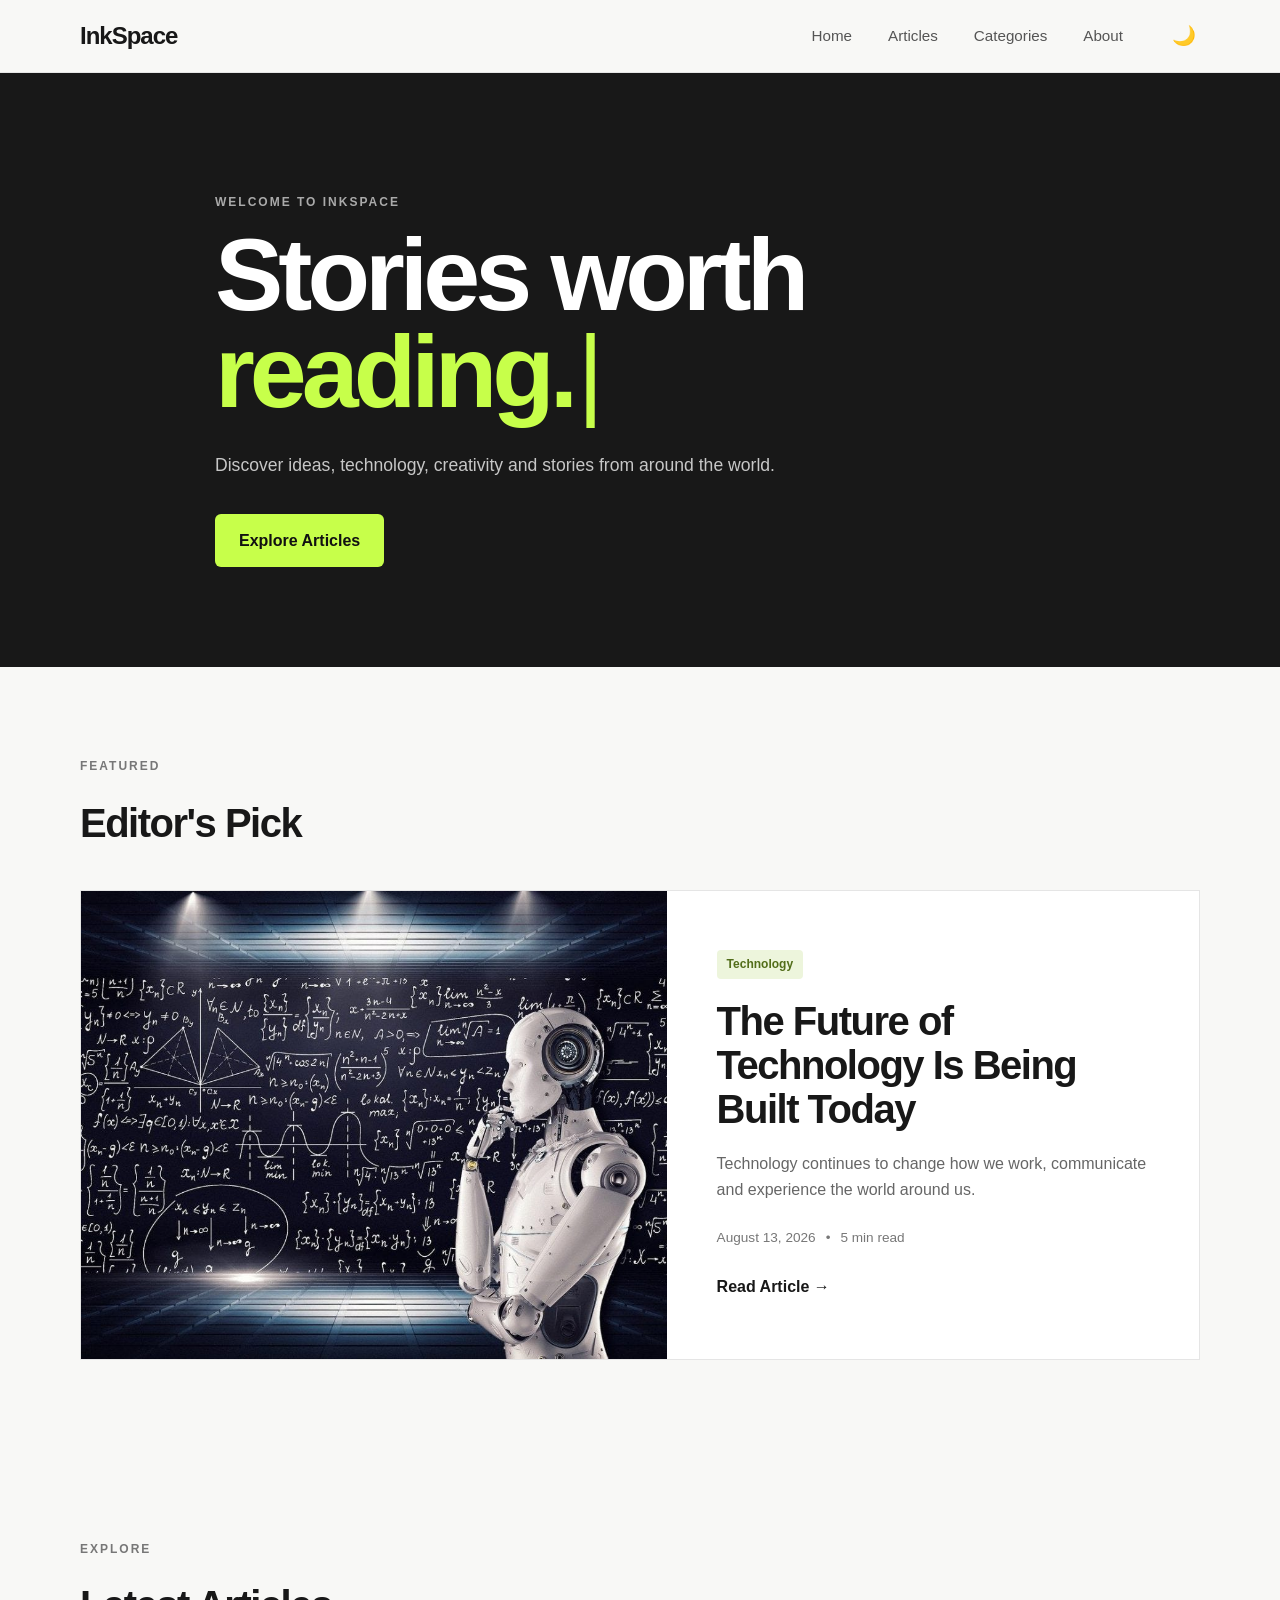
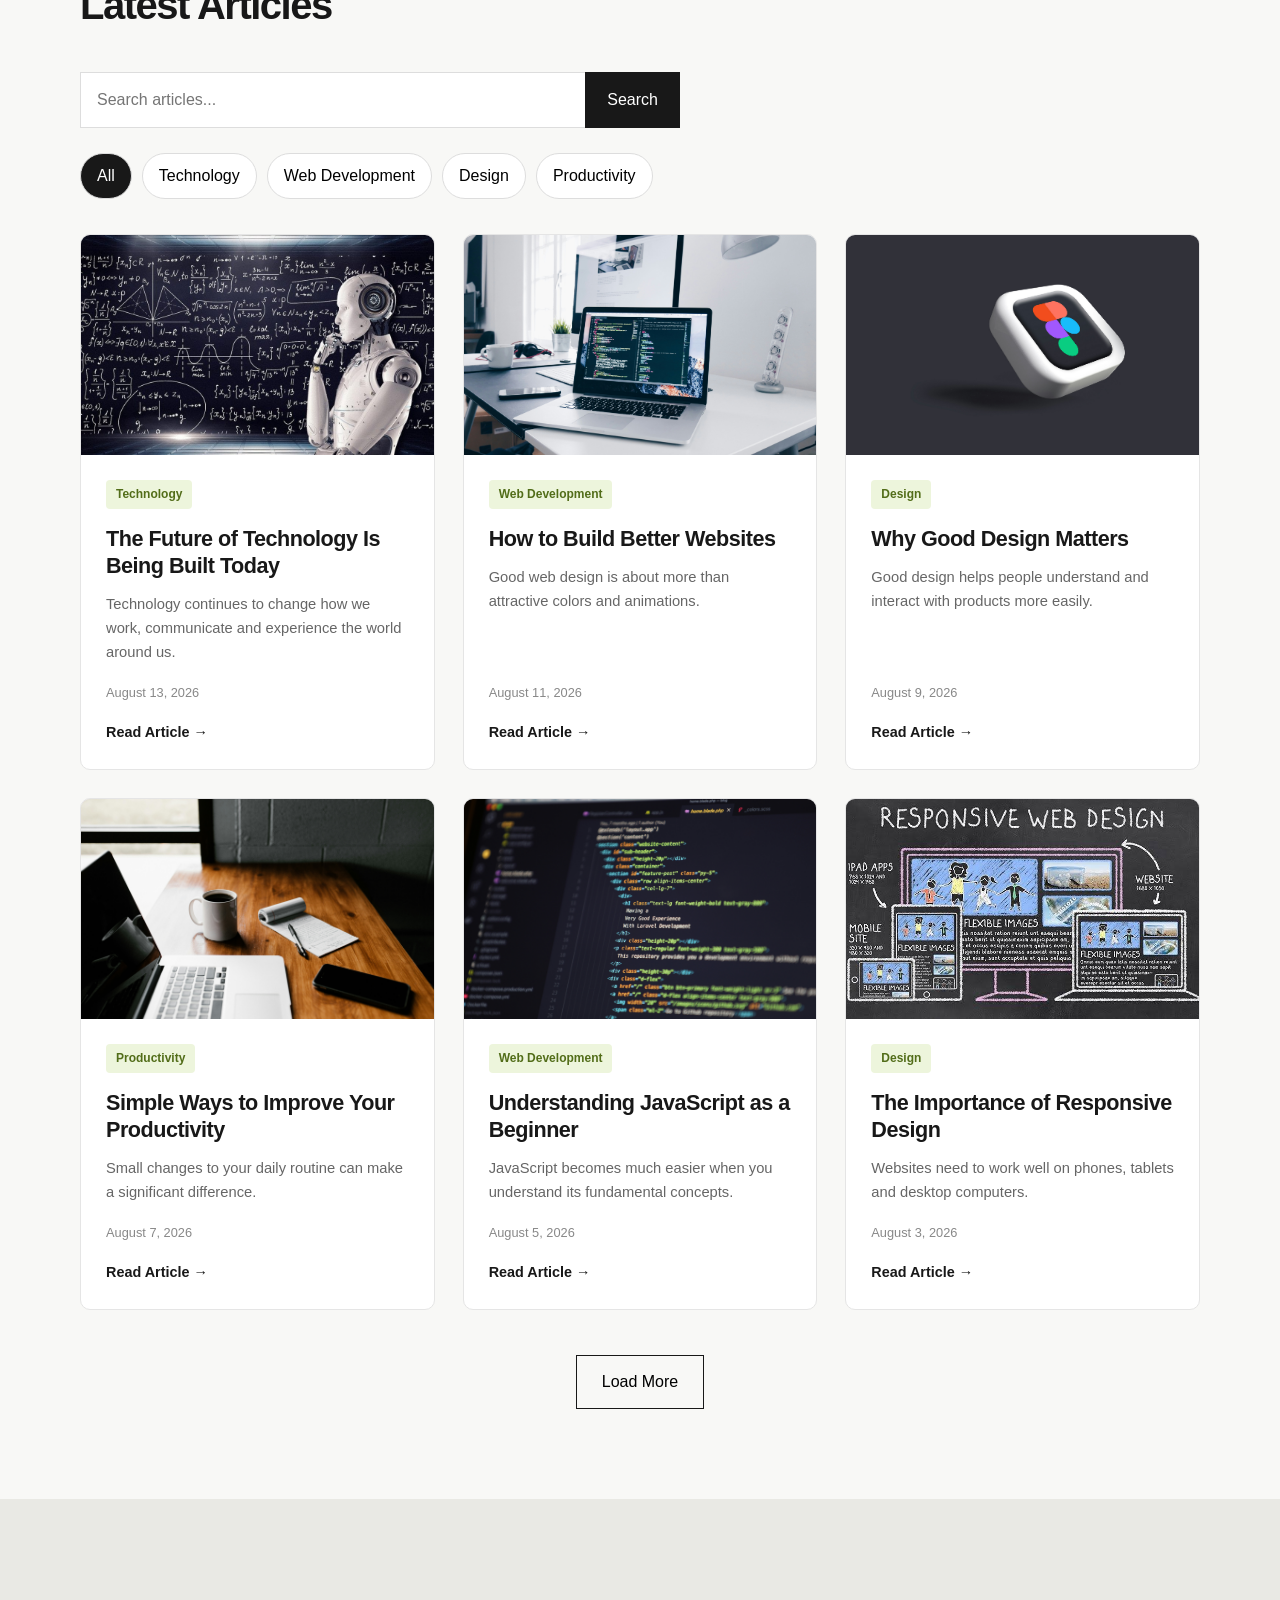
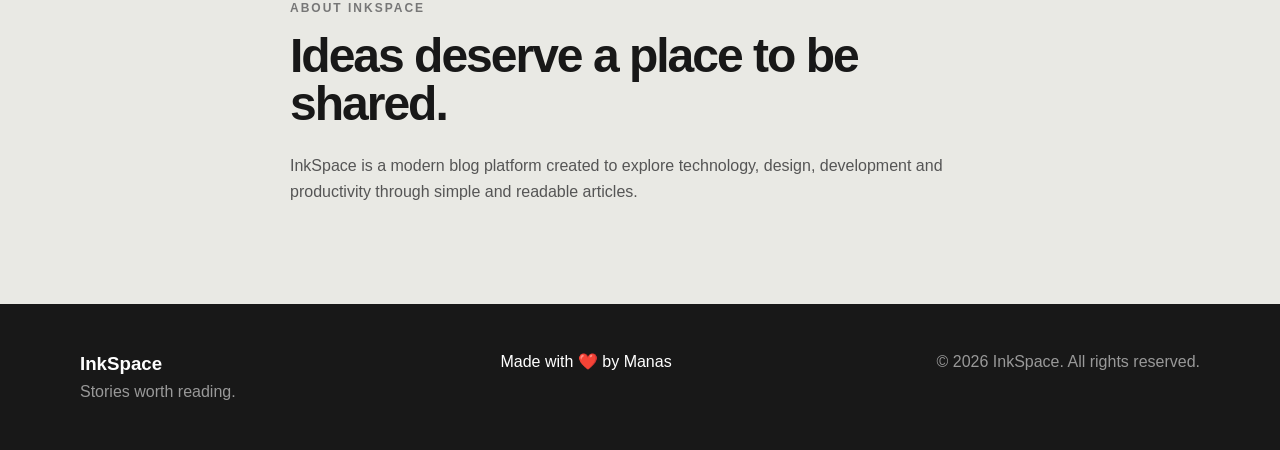
<file: index.html>
<!DOCTYPE html>
<html lang="en">
<head>
    <meta charset="UTF-8">
    <meta name="viewport" content="width=device-width, initial-scale=1.0">

    <title>InkSpace - Stories Worth Reading</title>

    <link rel="stylesheet" href="css/style.css" >
    <link rel="icon" type="image/png" href="images/newspaper.png">
</head>

<body>

    <!-- Navigation -->
    <header class="navbar">
        <div class="container nav-container">

            <a href="index.html" class="logo">
                InkSpace
            </a>

            <nav class="nav-links">
                <a href="index.html">Home</a>
                <a href="#articles">Articles</a>
                <a href="#categories">Categories</a>
                <a href="#about">About</a>
            </nav>

            <button id="theme-toggle" class="theme-toggle" aria-label="Toggle dark mode">
                🌙
            </button>

            <button id="menu-toggle" class="menu-toggle" aria-label="Open menu">
                ☰
            </button>

        </div>
    </header>


    <main>

        <!-- Hero Section -->
        <section class="hero">
            <div class="container hero-content">

                <p class="hero-label">WELCOME TO INKSPACE</p>

                <h1 id="hero-title">
                  <span id="hero-line-1"></span><br>
                  <span id="hero-line-2" class="typing-green"></span><span class="typing-cursor">|</span>
                </h1>

                <p class="hero-description">
                    Discover ideas, technology, creativity and stories
                    from around the world.
                </p>

                <a href="#articles" class="hero-button">
                    Explore Articles
                </a>

            </div>
        </section>


        <!-- Featured Article -->
        <section class="featured-section">

            <div class="container">

                <div class="section-heading">
                    <div>
                        <p class="section-label">FEATURED</p>
                        <h2>Editor's Pick</h2>
                    </div>
                </div>

                <div class="featured-card">

    <div class="featured-image">
        <img
            src="images/post1.jpg"
            alt="The Future of Technology Is Being Built Today"
        >
    </div>

    <div class="featured-content">

                        <span class="category">
                            Technology
                        </span>

                        <h3>
                            The Future of Technology Is Being
                            Built Today
                        </h3>

                        <p>
                            Technology continues to change how we work,
                            communicate and experience the world around us.
                        </p>

                        <div class="post-meta">
                            <span>August 13, 2026</span>
                            <span>•</span>
                            <span>5 min read</span>
                        </div>

                        <a href="blog.html?id=1" class="read-more">
                            Read Article →
                        </a>

                    </div>

                </article>

            </div>

        </section>


        <!-- Articles -->
        <section class="articles-section" id="articles">

            <div class="container">

                <div class="section-heading">

                    <div>
                        <p class="section-label">EXPLORE</p>
                        <h2>Latest Articles</h2>
                    </div>

                </div>


                <!-- Search -->
                <div class="search-container">

                    <input
                        type="search"
                        id="search-input"
                        placeholder="Search articles..."
                        aria-label="Search articles"
                    >

                    <button id="search-button">
                        Search
                    </button>

                </div>


                <!-- Categories -->
                <div class="categories" id="categories">

                    <button class="category-btn active" data-category="All">
                        All
                    </button>

                    <button class="category-btn" data-category="Technology">
                        Technology
                    </button>

                    <button class="category-btn" data-category="Web Development">
                        Web Development
                    </button>

                    <button class="category-btn" data-category="Design">
                        Design
                    </button>

                    <button class="category-btn" data-category="Productivity">
                        Productivity
                    </button>

                </div>


                <!-- Blog Cards -->
                <div class="posts-grid" id="posts-container">
                    <!-- JavaScript will insert articles here -->
                </div>


                <!-- Load More -->
                <div class="load-more-container">

                    <button id="load-more" class="load-more-btn">
                        Load More
                    </button>

                </div>

            </div>

        </section>


        <!-- About -->
        <section class="about-section" id="about">

            <div class="container about-content">

                <p class="section-label">ABOUT INKSPACE</p>

                <h2>
                    Ideas deserve a place
                    to be shared.
                </h2>

                <p>
                    InkSpace is a modern blog platform created to
                    explore technology, design, development and
                    productivity through simple and readable articles.
                </p>

            </div>

        </section>

    </main>


    <!-- Footer -->
    <footer class="footer">

        <div class="container footer-content">

            <div>
                <h3>InkSpace</h3>
                <p>Stories worth reading.</p>
            </div>

            <div class="footer-made">
    Made with ❤️ by Manas
</div>

            <div>
                <p>© 2026 InkSpace. All rights reserved.</p>
            </div>

        </div>

        
    </footer>


    <script src="js/posts.js"></script>
    <script src="js/script.js"></script>

</body>
</html>
</file>
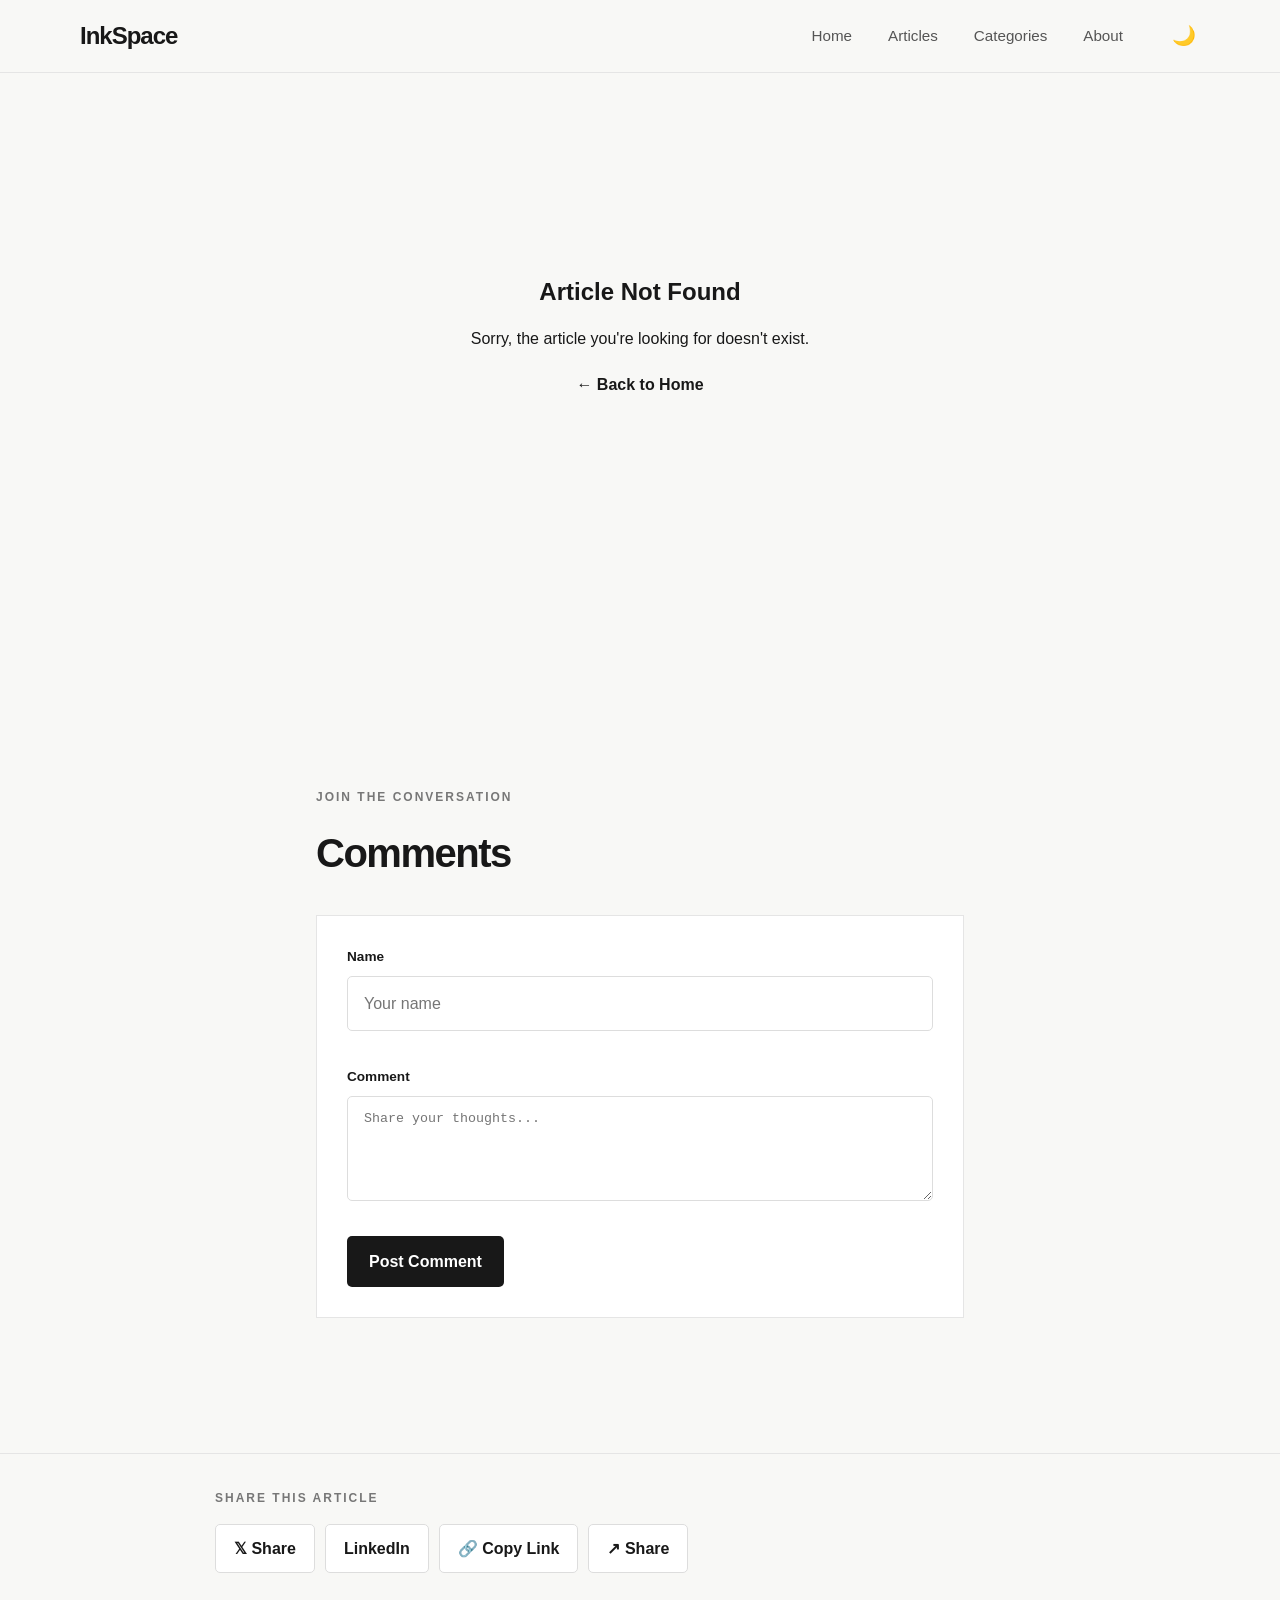
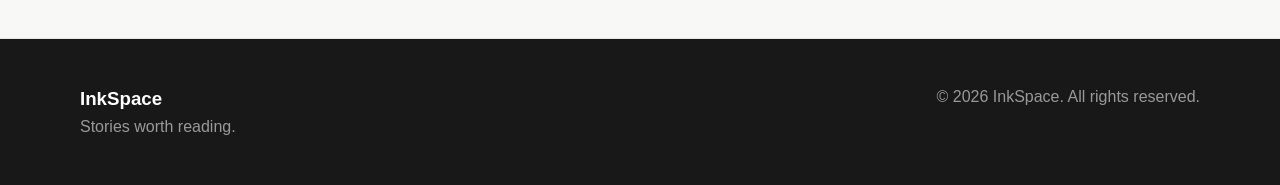
<file: blog.html>
<!DOCTYPE html>
<html lang="en">

<head>

    <meta charset="UTF-8">

    <meta
        name="viewport"
        content="width=device-width, initial-scale=1.0"
    >

    <title>InkSpace - Article</title>

    <link
        rel="stylesheet"
        href="css/style.css"
    >

</head>


<body>

    <!-- =========================
         NAVBAR
    ========================== -->

    <header class="navbar">

        <div class="container nav-container">

            <a
                href="index.html"
                class="logo"
            >
                InkSpace
            </a>


            <nav class="nav-links">

                <a href="index.html">
                    Home
                </a>

                <a href="index.html#articles">
                    Articles
                </a>

                <a href="index.html#categories">
                    Categories
                </a>

                <a href="index.html#about">
                    About
                </a>

            </nav>


            <button
                id="theme-toggle"
                class="theme-toggle"
                aria-label="Toggle dark mode"
            >
                🌙
            </button>


            <button
                id="menu-toggle"
                class="menu-toggle"
                aria-label="Open menu"
            >
                ☰
            </button>

        </div>

    </header>


    <!-- =========================
         ARTICLE
    ========================== -->

    <main>

        <article class="article-page">

            <div class="container article-container">

                <!-- Article Header -->

                <header class="article-header">

                    <span
                        id="article-category"
                        class="category"
                    >
                        Technology
                    </span>


                    <h1 id="article-title">
                        Loading article...
                    </h1>


                    <p
                        id="article-excerpt"
                        class="article-excerpt"
                    >
                    </p>


                    <div class="article-meta">

                        <span id="article-date">
                        </span>

                        <span>•</span>

                        <span id="reading-time">
                            5 min read
                        </span>

                    </div>

                </header>


                <!-- Article Image -->

                <div class="article-cover">

                    <img
                        id="article-image"
                        src=""
                        alt=""
                    >

                </div>


                <!-- Article Content -->

                <div
                    id="article-content"
                    class="article-content"
                >
                </div>


                <!-- Tags -->

                <div class="article-tags">

                    <h3>
                        Tags
                    </h3>

                    <div
                        id="article-tags"
                        class="tags-list"
                    >
                    </div>

                </div>


                <!-- Share -->

                <div class="share-section">

                    <h3>
                        Share this article
                    </h3>

                    <div class="share-buttons">

                        <button
                            id="share-linkedin"
                            class="share-btn"
                        >
                            LinkedIn
                        </button>

                        <button
                            id="share-x"
                            class="share-btn"
                        >
                            X
                        </button>

                        <button
                            id="copy-link"
                            class="share-btn"
                        >
                            Copy Link
                        </button>

                    </div>

                </div>


                <!-- Related Articles -->

                <section class="related-section">

                    <div class="section-heading">

                        <p class="section-label">
                            KEEP READING
                        </p>

                        <h2>
                            Related Articles
                        </h2>

                    </div>


                    <div
                        id="related-posts"
                        class="posts-grid"
                    >
                    </div>

                </section>


                <!-- Comments -->

                <section class="comments-section">

                    <div class="section-heading">

                        <p class="section-label">
                            COMMUNITY
                        </p>

                        <h2>
                            Comments
                        </h2>

                    </div>


                    <form id="comment-form">

                        <input
                            type="text"
                            id="comment-name"
                            placeholder="Your name"
                            required
                        >


                        <textarea
                            id="comment-text"
                            placeholder="Write a comment..."
                            rows="5"
                            required
                        ></textarea>


                        <button
                            type="submit"
                            class="comment-submit"
                        >
                            Post Comment
                        </button>

                    </form>


                    <div
                        id="comments-list"
                        class="comments-list"
                    >
                    </div>

                </section>

            </div>

        </article>

    </main>

    <!-- Comments Section -->
<section class="comments-section">

    <div class="container comments-container">

        <div class="section-heading">
            <p class="section-label">JOIN THE CONVERSATION</p>
            <h2>Comments</h2>
        </div>

        <!-- Comment Form -->
        <form id="comment-form" class="comment-form">

            <div class="form-row">

                <div class="form-group">
                    <label for="comment-name">Name</label>

                    <input
                        type="text"
                        id="comment-name"
                        placeholder="Your name"
                        required
                    >
                </div>

            </div>

            <div class="form-group">

                <label for="comment-text">Comment</label>

                <textarea
                    id="comment-text"
                    rows="5"
                    placeholder="Share your thoughts..."
                    required
                ></textarea>

            </div>

            <button type="submit" class="comment-submit">
                Post Comment
            </button>

        </form>


        <!-- Comments Display -->
        <div class="comments-list" id="comments-list">

            <!-- JavaScript will add comments here -->

        </div>

    </div>

</section>

<!-- Social Sharing -->
<section class="sharing-section">

    <div class="container sharing-container">

        <p class="section-label">SHARE THIS ARTICLE</p>

        <div class="sharing-buttons">

            <button
                class="share-btn share-x"
                id="share-x"
                type="button">
                𝕏 Share
            </button>

            <button
                class="share-btn share-linkedin"
                id="share-linkedin"
                type="button">
                LinkedIn
            </button>

            <button
                class="share-btn share-copy"
                id="share-copy"
                type="button">
                🔗 Copy Link
            </button>

            <button
                class="share-btn share-native"
                id="share-native"
                type="button">
                ↗ Share
            </button>

        </div>

        <p id="copy-message" class="copy-message"></p>

    </div>

</section>


    <!-- =========================
         FOOTER
    ========================== -->

    <footer class="footer">

        <div class="container footer-content">

            <div>

                <h3>
                    InkSpace
                </h3>

                <p>
                    Stories worth reading.
                </p>

            </div>


            <div>

                <p>
                    © 2026 InkSpace.
                    All rights reserved.
                </p>

            </div>

        </div>

    </footer>


    <script src="js/posts.js"></script>

    <script src="js/script.js"></script>

    <script src="js/blog.js"></script>

</body>

</html>
</file>
<file: css/style.css>
/* =========================
   RESET
========================= */

* {
    margin: 0;
    padding: 0;
    box-sizing: border-box;
}

html {
    scroll-behavior: smooth;
}

body {
    font-family: Arial, Helvetica, sans-serif;
    background: #f8f8f6;
    color: #181818;
    line-height: 1.6;
}

a {
    color: inherit;
    text-decoration: none;
}

button,
input {
    font: inherit;
}

.container {
    width: min(1120px, 90%);
    margin: 0 auto;
}


/* =========================
   NAVBAR
========================= */

/* =========================
   NAVBAR
========================= */

.navbar {
    position: sticky;
    top: 0;
    z-index: 1000;

    background: rgba(248, 248, 246, 0.95);
    border-bottom: 1px solid #e5e5e5;
    backdrop-filter: blur(10px);
}

.nav-container {
    min-height: 72px;

    display: flex;
    align-items: center;

    /* Keep logo on left */
    justify-content: flex-start;
}

.logo {
    font-size: 1.5rem;
    font-weight: 800;
    letter-spacing: -1px;
}


/* Navigation links */

.nav-links {
    display: flex;
    align-items: center;

    gap: 36px;

    /* Push navigation toward the right */
    margin-left: auto;
}

.nav-links a {
    font-size: 0.95rem;
    color: #555;

    transition: color 0.2s ease;
}

.nav-links a:hover {
    color: #111;
}


/* Dark mode button */

.theme-toggle {
    margin-left: 45px;

    font-size: 1.2rem;

    border: none;
    background: transparent;

    cursor: pointer;

    display: flex;
    align-items: center;
    justify-content: center;

    width: 32px;
    height: 32px;
}


/* Mobile menu button */

.menu-toggle {
    display: none;

    margin-left: 18px;

    border: none;
    background: transparent;

    cursor: pointer;

    font-size: 1.5rem;
}


/* =========================
   HERO
========================= */

.hero {
    padding: 120px 0 100px;
    background: #181818;
    color: white;
}

.hero-content {
    max-width: 850px;
}

.hero-label,
.section-label {
    font-size: 0.75rem;
    font-weight: 700;
    letter-spacing: 2px;
    margin-bottom: 14px;
}

.hero-label {
    color: #aaa;
}

.hero h1 {
    font-size: clamp(3.2rem, 8vw, 6.5rem);
    line-height: 0.95;
    letter-spacing: -5px;
    margin-bottom: 30px;
}

.hero h1 .typing-green {
    color: #c7ff4a;
}

.typing-cursor {
    color: #c7ff4a;
    font-weight: 400;
    margin-left: 4px;
    animation: blink-cursor 0.8s steps(1) infinite;
}

@keyframes blink-cursor {
    0%,
    50% {
        opacity: 1;
    }

    51%,
    100% {
        opacity: 0;
    }
}

.hero-description {
    max-width: 600px;
    color: #c7c7c7;
    font-size: 1.1rem;
    margin-bottom: 35px;
}

.hero-button {
    display: inline-block;
    padding: 14px 24px;

    background: #c7ff4a;
    color: #111;

    font-weight: 700;
    border-radius: 6px;

    transition: transform 0.2s ease;
}

.hero-button:hover {
    transform: translateY(-2px);
}


/* =========================
   SECTIONS
========================= */

.featured-section,
.articles-section {
    padding: 90px 0;
}

.section-label {
    color: #777;
}

.section-heading h2 {
    font-size: 2.5rem;
    letter-spacing: -1.5px;
}


/* =========================
   FEATURED ARTICLE
========================= */

.featured-card {
    margin-top: 35px;

    display: grid;
    grid-template-columns: 1.1fr 1fr;

    background: white;
    border: 1px solid #e5e5e5;
}

.featured-image {
    min-height: 420px;

    overflow: hidden;
}

.featured-image img {
    width: 100%;
    height: 100%;

    display: block;

    object-fit: cover;

    transition: transform 0.5s ease;
}

.featured-card:hover .featured-image img {
    transform: scale(1.03);
}

.image-placeholder {
    height: 100%;

    display: flex;
    align-items: center;
    justify-content: center;

    background: #ddd;
    color: #777;

    font-size: 0.8rem;
    font-weight: 700;
    letter-spacing: 2px;
}

.featured-content {
    padding: 50px;

    display: flex;
    flex-direction: column;
    justify-content: center;
}

.category {
    display: inline-block;

    width: fit-content;

    padding: 5px 10px;

    background: #edf5dc;
    color: #526d19;

    border-radius: 4px;

    font-size: 0.75rem;
    font-weight: 700;
}

.featured-content h3 {
    margin: 20px 0;

    font-size: 2.5rem;
    line-height: 1.1;
    letter-spacing: -1.5px;
}

.featured-content p {
    color: #666;
}

.post-meta {
    display: flex;
    gap: 10px;

    margin: 25px 0;

    color: #777;
    font-size: 0.85rem;
}

.read-more {
    font-weight: 700;
}


/* =========================
   SEARCH
========================= */

.search-container {
    display: flex;
    max-width: 600px;
    margin: 35px 0 25px;
}

.search-container input {
    flex: 1;

    padding: 14px 16px;

    border: 1px solid #ddd;
    border-right: none;

    outline: none;
    background: white;
}

.search-container button {
    padding: 14px 22px;

    border: none;

    background: #181818;
    color: white;

    cursor: pointer;
}


/* =========================
   CATEGORIES
========================= */

.categories {
    display: flex;
    flex-wrap: wrap;
    gap: 10px;
    margin-bottom: 35px;
}

.category-btn {
    padding: 9px 16px;

    border: 1px solid #ddd;
    border-radius: 30px;

    background: white;

    cursor: pointer;
}

.category-btn.active,
.category-btn:hover {
    background: #181818;
    color: white;
}


/* =========================
   BLOG CARDS
========================= */

.posts-grid {
    display: grid;
    grid-template-columns: repeat(3, 1fr);
    gap: 28px;
}


/* =========================
   CARD
========================= */

.post-card {
    display: flex;
    flex-direction: column;

    background: #ffffff;
    border: 1px solid #e5e5e5;
    border-radius: 10px;

    overflow: hidden;

    transition:
        transform 0.25s ease,
        box-shadow 0.25s ease,
        border-color 0.25s ease;
}

.post-card:hover {
    transform: translateY(-7px);

    border-color: #d5d5d5;

    box-shadow:
        0 18px 45px rgba(0, 0, 0, 0.10);
}


/* =========================
   CARD IMAGE
========================= */

.post-image {
    width: 100%;
    height: 220px;

    flex-shrink: 0;

    overflow: hidden;

    background: #ddd;
}

.post-image img {
    width: 100%;
    height: 100%;

    display: block;

    object-fit: cover;

    transition: transform 0.5s ease;
}

.post-card:hover .post-image img {
    transform: scale(1.05);
}


/* =========================
   CARD CONTENT
========================= */

.post-content {
    display: flex;
    flex-direction: column;

    padding: 25px;

    flex: 1;
}

.post-content .category {
    align-self: flex-start;

    margin-bottom: 12px;
}

.post-content h3 {
    margin: 5px 0 12px;

    font-size: 1.35rem;
    line-height: 1.25;

    letter-spacing: -0.5px;
}

.post-content p {
    margin: 0 0 18px;

    color: #666;

    font-size: 0.92rem;
    line-height: 1.65;
}


/* =========================
   DATE
========================= */

.post-date {
    display: block;

    margin-top: auto;
    margin-bottom: 18px;

    color: #888;

    font-size: 0.8rem;
}


/* =========================
   READ MORE
========================= */

.post-content .read-more {
    display: inline-flex;
    align-items: center;

    width: fit-content;

    font-size: 0.9rem;
    font-weight: 700;

    transition:
        transform 0.2s ease,
        color 0.2s ease;
}

.post-content .read-more:hover {
    color: #526d19;

    transform: translateX(4px);
}

/* =========================
   LOAD MORE
========================= */

.load-more-container {
    text-align: center;
    margin-top: 45px;
}

.load-more-btn {
    padding: 13px 25px;

    border: 1px solid #181818;
    background: transparent;

    cursor: pointer;
}

.load-more-btn:hover {
    background: #181818;
    color: white;
}


/* =========================
   ABOUT
========================= */

.about-section {
    padding: 100px 0;

    background: #e9e9e4;
}

.about-content {
    max-width: 700px;
}

.about-content h2 {
    font-size: 3rem;
    line-height: 1;
    letter-spacing: -2px;
    margin-bottom: 25px;
}

.about-content p:last-child {
    color: #555;
}


/* =========================
   FOOTER
========================= */

.footer {
    padding: 45px 0;

    background: #181818;
    color: white;
}

.footer-content {
    display: flex;
    justify-content: space-between;
    gap: 30px;
}

.footer p {
    color: #999;
}


/* =========================
   RESPONSIVE DESIGN
========================= */

@media (max-width: 800px) {

    .navbar {
        position: sticky;
        top: 0;

        width: 100%;
        height: auto;

        border-right: none;
        border-bottom: 1px solid #e5e5e5;
    }

    .nav-container {
        width: 100%;
        max-width: none;

        min-height: 72px;

        padding: 0 20px;

        display: flex;
        align-items: center;
    }

    .logo {
        margin-right: auto;
        margin-bottom: 0;
    }

    /* .nav-links {
        display: none;
    } */

    .nav-container {
        position: relative;
    }

    .nav-links {
        display: none;

        position: absolute;

        top: 72px;
        left: 0;
        right: 0;

        padding: 20px;

        flex-direction: column;
        gap: 18px;

        background: white;

        border-bottom: 1px solid #e5e5e5;
        box-shadow: 0 10px 25px rgba(0, 0, 0, 0.08);
    }

    .nav-links.active {
        display: flex;
    }

    .menu-toggle {
        display: block;
    }

    .theme-toggle {
        margin-left: 0;
        margin-top: 0;

        width: 32px;
        height: 32px;
    }

    .menu-toggle {
        display: flex;

        align-items: center;
        justify-content: center;

        margin-left: 18px;

        width: 32px;
        height: 32px;

        border: none;
        background: transparent;

        cursor: pointer;

        font-size: 1.5rem;
    }

    main,
    .footer {
        margin-left: 0;
    }
}

@media (max-width: 550px) {

    .hero h1 {
        font-size: 3.4rem;
    }

    .posts-grid {
        grid-template-columns: 1fr;
    }

    .featured-content {
        padding: 25px;
    }

    .footer-content {
        flex-direction: column;
    }

    .search-container {
        flex-direction: column;
    }

    .search-container input {
        border-right: 1px solid #ddd;
        border-bottom: none;
    }
}

/* =========================
   ARTICLE PAGE
========================= */

.article-page {
    padding: 100px 0;
}

.article-container {
    max-width: 900px;
}

.article-header {
    max-width: 850px;
    margin: 0 auto 50px;
    text-align: center;
}

.article-header h1 {
    margin: 20px 0;

    font-size: clamp(2.8rem, 6vw, 5rem);
    line-height: 1.05;

    letter-spacing: -3px;
}

.article-excerpt {
    max-width: 700px;

    margin: 0 auto;

    color: #666;

    font-size: 1.1rem;
}

.article-meta {
    display: flex;
    justify-content: center;
    gap: 10px;

    margin-top: 25px;

    color: #888;

    font-size: 0.85rem;
}


/* Article cover */

.article-cover {
    width: 100%;
    height: 500px;

    margin-bottom: 60px;

    overflow: hidden;

    border-radius: 12px;
}

.article-cover img {
    width: 100%;
    height: 100%;

    display: block;

    object-fit: cover;
}


/* Article text */

.article-content {
    max-width: 720px;

    margin: 0 auto;

    font-size: 1.08rem;
}

.article-content p {
    margin-bottom: 25px;
}

.article-content h2 {
    margin: 45px 0 20px;

    font-size: 2rem;
}

.article-content h3 {
    margin: 35px 0 15px;

    font-size: 1.5rem;
}


/* Tags */

.article-tags {
    max-width: 720px;

    margin: 60px auto 0;

    padding-top: 30px;

    border-top: 1px solid #ddd;
}

.article-tags h3 {
    margin-bottom: 15px;
}

.tags-list {
    display: flex;
    flex-wrap: wrap;
    gap: 10px;
}

.article-tag {
    padding: 7px 12px;

    background: #edf5dc;
    color: #526d19;

    border-radius: 20px;

    font-size: 0.8rem;
    font-weight: 600;
}


/* Sharing */

.share-section {
    max-width: 720px;

    margin: 45px auto 0;

    padding-top: 30px;

    border-top: 1px solid #ddd;
}

.share-section h3 {
    margin-bottom: 15px;
}

.share-buttons {
    display: flex;
    flex-wrap: wrap;
    gap: 10px;
}

.share-btn {
    padding: 10px 16px;

    border: 1px solid #ddd;
    border-radius: 6px;

    background: white;

    cursor: pointer;

    transition:
        background 0.2s ease,
        color 0.2s ease;
}

.share-btn:hover {
    background: #181818;
    color: white;
}


/* Related articles */

.related-section {
    margin-top: 100px;
}

.related-section .section-heading {
    margin-bottom: 35px;
}


/* Comments */

.comments-section {
    max-width: 720px;

    margin: 100px auto 0;
}

#comment-form {
    display: flex;
    flex-direction: column;
    gap: 15px;

    margin-top: 30px;
}

#comment-form input,
#comment-form textarea {
    width: 100%;

    padding: 14px 16px;

    border: 1px solid #ddd;

    outline: none;

    background: white;
}

#comment-form textarea {
    resize: vertical;
}

.comment-submit {
    align-self: flex-start;

    padding: 12px 20px;

    border: none;

    background: #181818;
    color: white;

    cursor: pointer;
}


/* Individual comments */

.comments-list {
    margin-top: 35px;
}

.comment {
    padding: 20px 0;

    border-bottom: 1px solid #ddd;
}

.comment strong {
    display: block;

    margin-bottom: 5px;
}

.comment p {
    color: #666;
}


/* Article not found */

.article-not-found {
    padding: 100px 0;

    text-align: center;
}

.article-not-found h1 {
    margin-bottom: 15px;
}

.article-not-found a {
    display: inline-block;

    margin-top: 20px;

    font-weight: 700;
}

/* =========================
   TABLET / SPLIT SCREEN
========================= */

@media (max-width: 800px) {

    .posts-grid {
        grid-template-columns: repeat(2, minmax(0, 1fr));
        gap: 18px;
    }

    .post-image {
        height: 180px;
    }

    .post-content {
        padding: 20px;
    }

    .post-content h3 {
        font-size: 1.15rem;
        line-height: 1.3;
    }

    .post-content p {
        font-size: 0.88rem;
        line-height: 1.5;
    }
}


/* =========================
   SMALL TABLET / NARROW WINDOW
========================= */

@media (max-width: 600px) {

    .posts-grid {
        grid-template-columns: 1fr;
    }

    .post-image {
        height: 220px;
    }

    .post-content {
        padding: 22px;
    }

    .post-content h3 {
        font-size: 1.3rem;
    }
}


/* =========================
   PHONE
========================= */

@media (max-width: 450px) {

    .posts-grid {
        grid-template-columns: 1fr;
    }

    .post-image {
        height: 210px;
    }

    .post-content {
        padding: 20px;
    }

    .post-content h3 {
        font-size: 1.25rem;
    }
}

/* =========================
   DARK MODE
========================= */

body.dark {
    background: #111;
    color: #f5f5f5;
}

body.dark .navbar {
    background: rgba(17, 17, 17, 0.95);
    border-color: #2a2a2a;
}

body.dark .nav-links {
    background: #111;
    border-color: #2a2a2a;
}

body.dark .nav-links a {
    color: #ccc;
}

body.dark .nav-links a:hover {
    color: white;
}

body.dark .featured-section,
body.dark .articles-section {
    background: #111;
}

body.dark .featured-card,
body.dark .post-card {
    background: #1b1b1b;
    border-color: #2a2a2a;
}

body.dark .featured-content p,
body.dark .post-content p {
    color: #aaa;
}

body.dark .post-meta,
body.dark .post-date {
    color: #888;
}

body.dark .search-container input {
    background: #1b1b1b;
    color: white;
    border-color: #333;
}

body.dark .search-container input::placeholder {
    color: #777;
}

body.dark .category-btn {
    background: #1b1b1b;
    color: #ddd;
    border-color: #333;
}

body.dark .category-btn.active,
body.dark .category-btn:hover {
    background: white;
    color: #111;
}

body.dark .load-more-btn {
    color: white;
    border-color: #555;
}

body.dark .load-more-btn:hover {
    background: white;
    color: #111;
}

body.dark .about-section {
    background: #1b1b1b;
}

body.dark .about-content p:last-child {
    color: #aaa;
}

body.dark .footer {
    background: #080808;
}

/* =========================
   COMMENTS
========================= */

.comments-section {
    padding: 90px 0;
    background: #f8f8f6;
}

.comments-container {
    max-width: 850px;
}

.comment-form {
    margin-top: 35px;
    padding: 30px;

    background: white;
    border: 1px solid #e5e5e5;
}

.form-group {
    display: flex;
    flex-direction: column;
    gap: 8px;
    margin-bottom: 20px;
}

.form-group label {
    font-size: 0.85rem;
    font-weight: 700;
}

.form-group input,
.form-group textarea {
    width: 100%;

    padding: 13px 15px;

    border: 1px solid #ddd;
    border-radius: 5px;

    background: white;
    color: #181818;

    outline: none;

    resize: vertical;

    transition: border-color 0.2s ease;
}

.form-group input:focus,
.form-group textarea:focus {
    border-color: #181818;
}

.comment-submit {
    padding: 13px 22px;

    border: none;
    border-radius: 5px;

    background: #181818;
    color: white;

    font-weight: 700;

    cursor: pointer;

    transition:
        transform 0.2s ease,
        opacity 0.2s ease;
}

.comment-submit:hover {
    transform: translateY(-2px);
    opacity: 0.9;
}


/* Comment list */

.comments-list {
    margin-top: 45px;

    display: flex;
    flex-direction: column;
    gap: 20px;
}

.comment {
    padding: 24px;

    background: white;
    border: 1px solid #e5e5e5;
}

.comment-header {
    display: flex;
    align-items: center;
    justify-content: space-between;

    margin-bottom: 10px;
}

.comment-author {
    font-weight: 700;
}

.comment-date {
    color: #888;
    font-size: 0.8rem;
}

.comment-text {
    color: #555;
    line-height: 1.7;
}


/* Empty state */

.no-comments {
    color: #888;
    text-align: center;
    padding: 30px;
}


/* =========================
   DARK MODE COMMENTS
========================= */

body.dark .comments-section {
    background: #111;
}

body.dark .comment-form,
body.dark .comment {
    background: #1b1b1b;
    border-color: #2a2a2a;
}

body.dark .form-group input,
body.dark .form-group textarea {
    background: #111;
    color: white;
    border-color: #333;
}

body.dark .form-group input::placeholder,
body.dark .form-group textarea::placeholder {
    color: #777;
}

body.dark .comment-text {
    color: #aaa;
}

body.dark .comment-submit {
    background: white;
    color: #111;
}

/* =========================
   SOCIAL SHARING
========================= */

.sharing-section {
    padding: 35px 0;
    border-top: 1px solid #e5e5e5;
    border-bottom: 1px solid #e5e5e5;
}

.sharing-container {
    max-width: 850px;
}

.sharing-buttons {
    display: flex;
    flex-wrap: wrap;
    gap: 10px;
    margin-top: 15px;
}

.share-btn {
    padding: 11px 18px;

    border: 1px solid #ddd;
    border-radius: 5px;

    background: white;
    color: #181818;

    cursor: pointer;

    font-weight: 600;

    transition:
        transform 0.2s ease,
        background 0.2s ease,
        color 0.2s ease;
}

.share-btn:hover {
    transform: translateY(-2px);
    background: #181818;
    color: white;
}

.copy-message {
    margin-top: 10px;

    color: #5f7d22;
    font-size: 0.85rem;
    min-height: 20px;
}


/* Dark mode */

body.dark .sharing-section {
    border-color: #2a2a2a;
}

body.dark .share-btn {
    background: #1b1b1b;
    color: #eee;
    border-color: #333;
}

body.dark .share-btn:hover {
    background: white;
    color: #111;
}

body.dark .copy-message {
    color: #c7ff4a;
}


/* Mobile */

@media (max-width: 550px) {

    .sharing-buttons {
        flex-direction: column;
    }

    .share-btn {
        width: 100%;
    }

}
</file>
